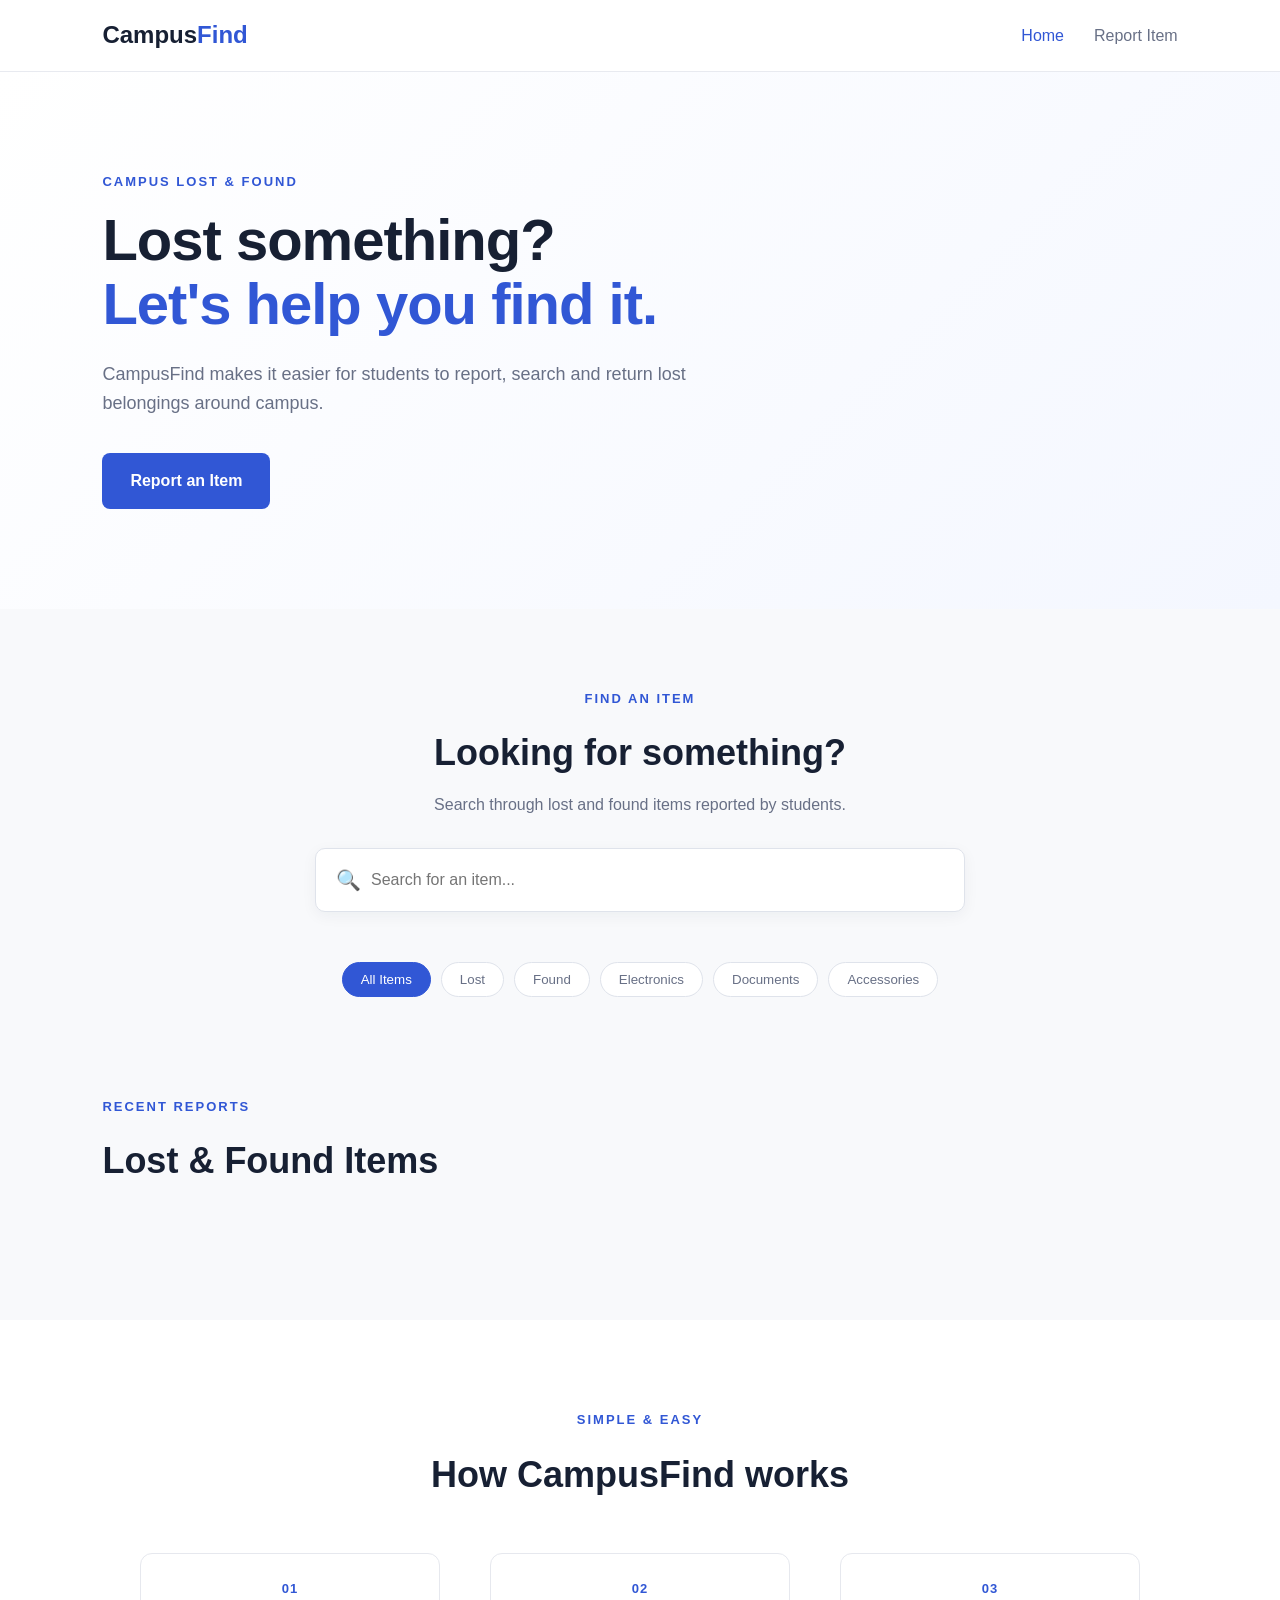
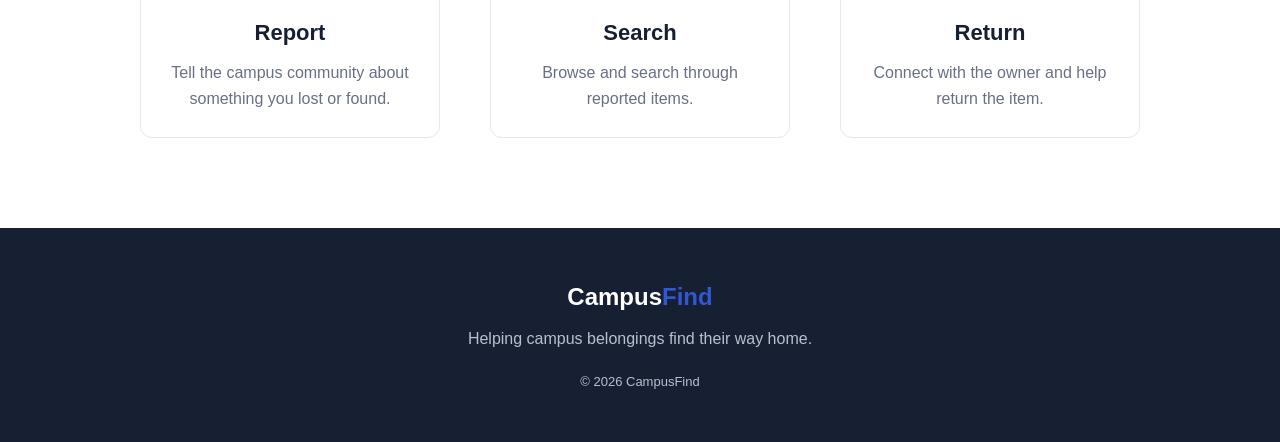
<file: index.html>
<!DOCTYPE html>
<html lang="en">

<head>

    <meta charset="UTF-8">

    <meta name="viewport"
          content="width=device-width, initial-scale=1.0">

    <title>CampusFind | Campus Lost & Found</title>

    <link rel="stylesheet" href="style.css">

</head>


<body>

    <!-- NAVBAR -->

    <header class="navbar">

        <div class="logo">
            Campus<span>Find</span>
        </div>

        <nav>

            <a href="index.html" class="active">
                Home
            </a>

            <a href="report.html">
                Report Item
            </a>

        </nav>

    </header>



    <!-- HERO SECTION -->

    <section class="hero">

        <div class="hero-content">

            <p class="tagline">
                CAMPUS LOST & FOUND
            </p>

            <h1>
                Lost something?<br>
                <span>Let's help you find it.</span>
            </h1>

            <p class="hero-description">
                CampusFind makes it easier for students to report,
                search and return lost belongings around campus.
            </p>

            <a href="report.html" class="primary-button">
                Report an Item
            </a>

        </div>

    </section>



    <!-- SEARCH SECTION -->

    <section class="search-section">

        <p class="section-label">
            FIND AN ITEM
        </p>

        <h2>
            Looking for something?
        </h2>

        <p class="section-description">
            Search through lost and found items reported by students.
        </p>


        <div class="search-box">

            <span class="search-icon">
                🔍
            </span>

            <input
                type="text"
                id="searchInput"
                placeholder="Search for an item..."
                autocomplete="off"
            >

        </div>

    </section>



    <!-- FILTERS -->

    <section class="filters">

        <button
            class="filter active-filter"
            data-filter="all"
            type="button"
        >
            All Items
        </button>

        <button
            class="filter"
            data-filter="lost"
            type="button"
        >
            Lost
        </button>

        <button
            class="filter"
            data-filter="found"
            type="button"
        >
            Found
        </button>

        <button
            class="filter"
            data-filter="electronics"
            type="button"
        >
            Electronics
        </button>

        <button
            class="filter"
            data-filter="documents"
            type="button"
        >
            Documents
        </button>

        <button
            class="filter"
            data-filter="accessories"
            type="button"
        >
            Accessories
        </button>

    </section>



    <!-- ITEMS SECTION -->

    <section class="items-section">

        <div class="items-heading">

            <div>

                <p class="section-label">
                    RECENT REPORTS
                </p>

                <h2>
                    Lost & Found Items
                </h2>

            </div>

        </div>



        <!--
            JavaScript loads the actual reports
            from Google Sheets into this container.
        -->

        <div class="items-grid">

            <!--
                Reports will appear here.
                The sample cards are intentionally removed
                because script.js loads the real reports.
            -->

        </div>

    </section>



    <!-- HOW IT WORKS -->

    <section class="how-section">

        <p class="section-label">
            SIMPLE & EASY
        </p>

        <h2>
            How CampusFind works
        </h2>


        <div class="steps">


            <!-- STEP 1 -->

            <div class="step">

                <div class="step-number">
                    01
                </div>

                <h3>
                    Report
                </h3>

                <p>
                    Tell the campus community about something
                    you lost or found.
                </p>

            </div>



            <!-- STEP 2 -->

            <div class="step">

                <div class="step-number">
                    02
                </div>

                <h3>
                    Search
                </h3>

                <p>
                    Browse and search through reported items.
                </p>

            </div>



            <!-- STEP 3 -->

            <div class="step">

                <div class="step-number">
                    03
                </div>

                <h3>
                    Return
                </h3>

                <p>
                    Connect with the owner and help return
                    the item.
                </p>

            </div>

        </div>

    </section>



    <!-- FOOTER -->

    <footer>

        <div class="logo">
            Campus<span>Find</span>
        </div>

        <p>
            Helping campus belongings find their way home.
        </p>

        <p class="copyright">
            © 2026 CampusFind
        </p>

    </footer>



    <!-- JAVASCRIPT -->

    <script src="script.js"></script>

</body>

</html>
</file>
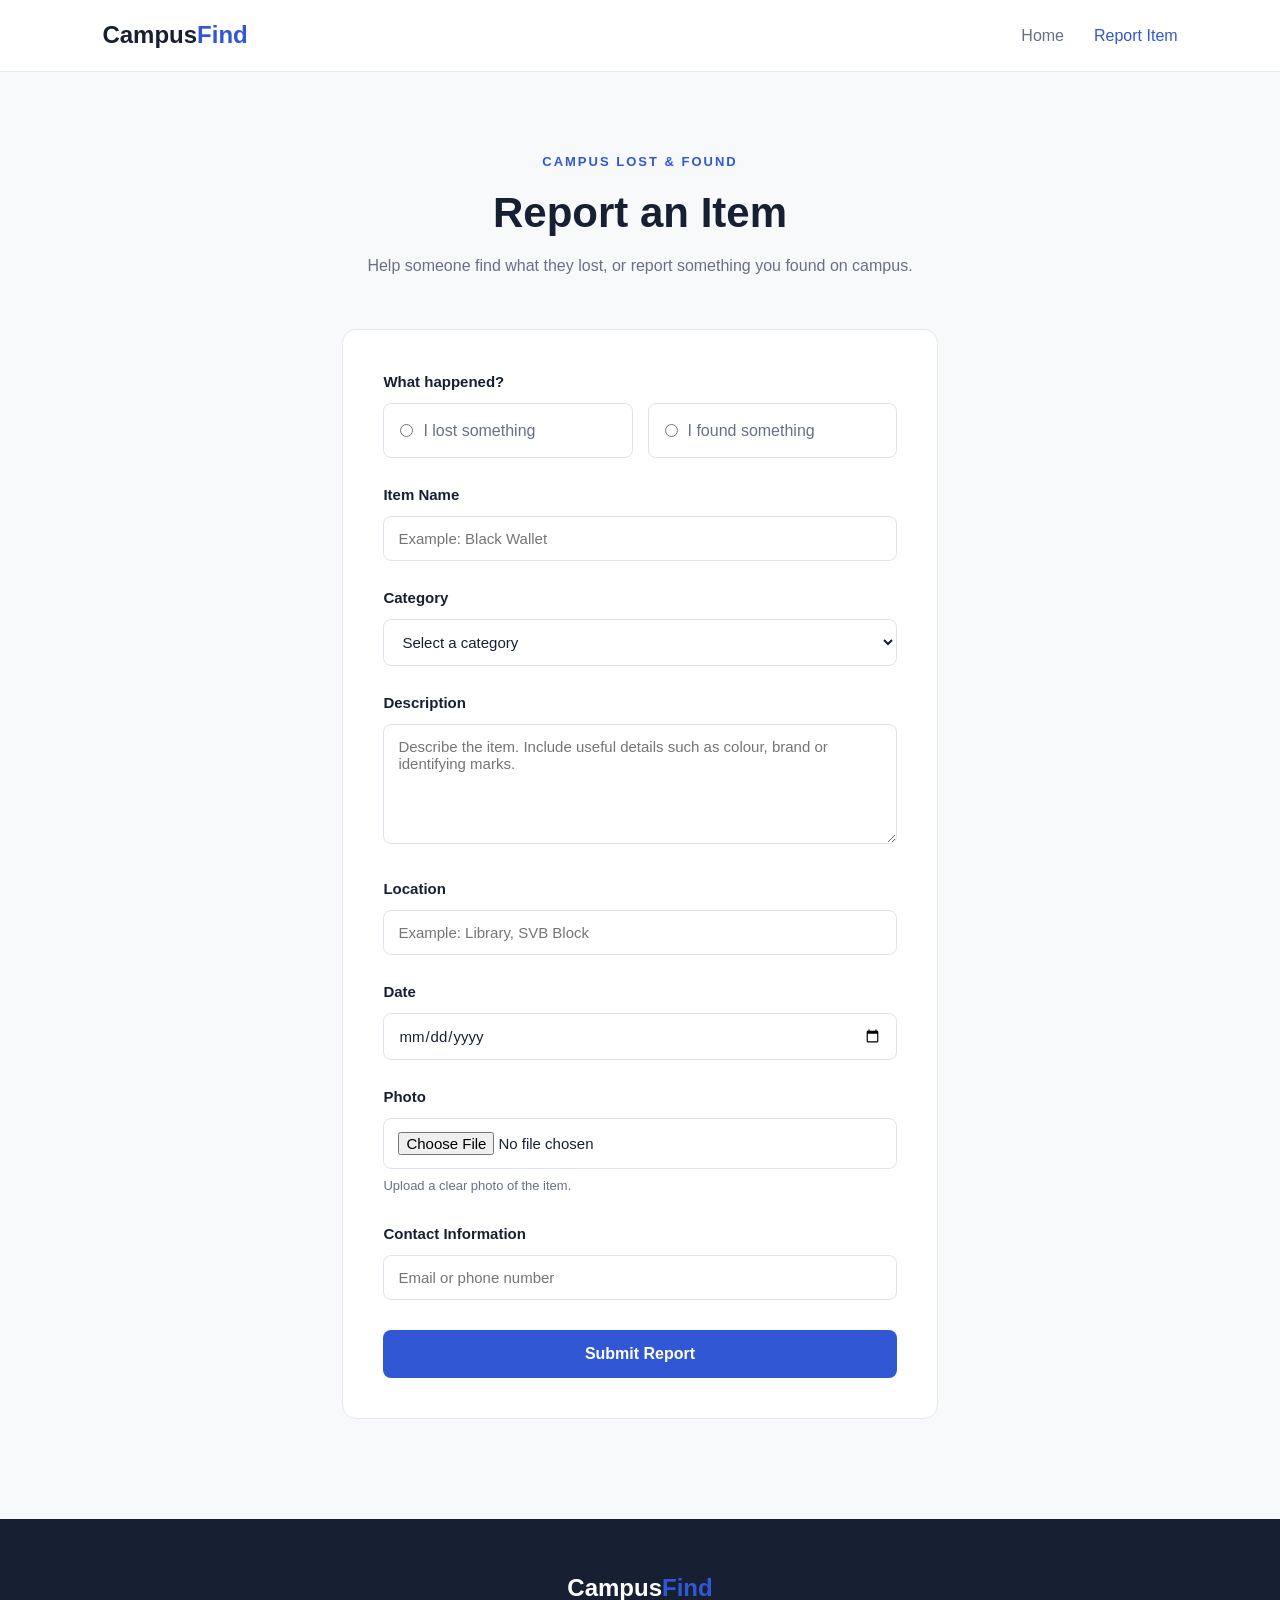
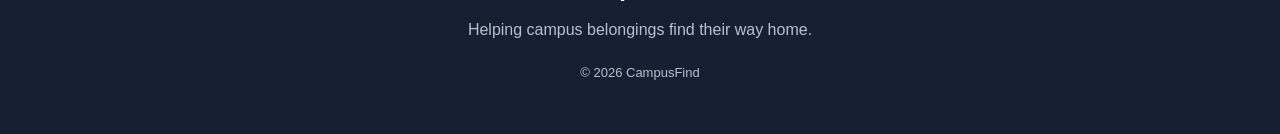
<file: report.html>
<!DOCTYPE html>
<html lang="en">

<head>

    <meta charset="UTF-8">

    <meta name="viewport"
          content="width=device-width, initial-scale=1.0">

    <title>Report an Item | CampusFind</title>

    <link rel="stylesheet" href="style.css">

</head>


<body>

    <!-- NAVBAR -->

    <header class="navbar">

        <div class="logo">
            Campus<span>Find</span>
        </div>

        <nav>

            <a href="index.html">
                Home
            </a>

            <a href="report.html" class="active">
                Report Item
            </a>

        </nav>

    </header>



    <!-- REPORT SECTION -->

    <main class="report-page">

        <div class="report-header">

            <p class="section-label">
                CAMPUS LOST & FOUND
            </p>

            <h1>
                Report an Item
            </h1>

            <p>
                Help someone find what they lost,
                or report something you found on campus.
            </p>

        </div>



        <!-- FORM -->

        <form id="reportForm">


            <!-- LOST / FOUND -->

            <div class="form-group">

                <label>
                    What happened?
                </label>

                <div class="choice-container">

                    <label class="choice">

                        <input
                            type="radio"
                            name="type"
                            value="lost"
                            required
                        >

                        <span>
                            I lost something
                        </span>

                    </label>


                    <label class="choice">

                        <input
                            type="radio"
                            name="type"
                            value="found"
                            required
                        >

                        <span>
                            I found something
                        </span>

                    </label>

                </div>

            </div>



            <!-- ITEM NAME -->

            <div class="form-group">

                <label for="itemName">
                    Item Name
                </label>

                <input
                    type="text"
                    id="itemName"
                    name="itemName"
                    placeholder="Example: Black Wallet"
                    required
                >

            </div>



            <!-- CATEGORY -->

            <div class="form-group">

                <label for="category">
                    Category
                </label>

                <select
                    id="category"
                    name="category"
                    required
                >

                    <option value="">
                        Select a category
                    </option>

                    <option value="Electronics">
                        Electronics
                    </option>

                    <option value="Documents">
                        Documents
                    </option>

                    <option value="Books">
                        Books
                    </option>

                    <option value="Accessories">
                        Accessories
                    </option>

                    <option value="Bags">
                        Bags
                    </option>

                    <option value="Clothing">
                        Clothing
                    </option>

                    <option value="Keys">
                        Keys
                    </option>

                    <option value="Other">
                        Other
                    </option>

                </select>

            </div>



            <!-- DESCRIPTION -->

            <div class="form-group">

                <label for="description">
                    Description
                </label>

                <textarea
                    id="description"
                    name="description"
                    rows="5"
                    placeholder="Describe the item. Include useful details such as colour, brand or identifying marks."
                    required
                ></textarea>

            </div>



            <!-- LOCATION -->

            <div class="form-group">

                <label for="location">
                    Location
                </label>

                <input
                    type="text"
                    id="location"
                    name="location"
                    placeholder="Example: Library, SVB Block"
                    required
                >

            </div>



            <!-- DATE -->

            <div class="form-group">

                <label for="date">
                    Date
                </label>

                <input
                    type="date"
                    id="date"
                    name="date"
                    required
                >

            </div>



            <!-- PHOTO -->

            <div class="form-group">

                <label for="image">
                    Photo
                </label>

                <input
                    type="file"
                    id="image"
                    name="image"
                    accept="image/*"
                >

                <small>
                    Upload a clear photo of the item.
                </small>

            </div>



            <!-- CONTACT -->

            <div class="form-group">

                <label for="contact">
                    Contact Information
                </label>

                <input
                    type="text"
                    id="contact"
                    name="contact"
                    placeholder="Email or phone number"
                    required
                >

            </div>



            <!-- SUBMIT -->

            <button
                type="submit"
                class="primary-button submit-button"
            >
                Submit Report
            </button>


        </form>

    </main>



    <!-- FOOTER -->

    <footer>

        <div class="logo">
            Campus<span>Find</span>
        </div>

        <p>
            Helping campus belongings find their way home.
        </p>

        <p class="copyright">
            © 2026 CampusFind
        </p>

    </footer>


    <script src="script.js"></script>

</body>

</html>
</file>
<file: style.css>
* {
    margin: 0;
    padding: 0;
    box-sizing: border-box;
}

body {
    font-family: Arial, Helvetica, sans-serif;
    background: #f8f9fb;
    color: #172033;
    line-height: 1.6;
}


/* NAVBAR */

.navbar {
    height: 72px;
    padding: 0 8%;
    display: flex;
    align-items: center;
    justify-content: space-between;
    background: white;
    border-bottom: 1px solid #e8eaf0;
}

.logo {
    font-size: 24px;
    font-weight: 700;
    color: #172033;
}

.logo span {
    color: #3157d5;
}

.navbar nav {
    display: flex;
    gap: 30px;
}

.navbar nav a {
    text-decoration: none;
    color: #687086;
    font-weight: 500;
}

.navbar nav a:hover,
.navbar nav a.active {
    color: #3157d5;
}


/* HERO */

.hero {
    background: white;
    padding: 100px 8%;
}

.hero-content {
    max-width: 750px;
}

.tagline,
.section-label {
    color: #3157d5;
    font-size: 13px;
    font-weight: 700;
    letter-spacing: 2px;
    margin-bottom: 15px;
}

.hero h1 {
    font-size: 58px;
    line-height: 1.1;
    margin-bottom: 25px;
}

.hero h1 span {
    color: #3157d5;
}

.hero-description {
    max-width: 600px;
    color: #687086;
    font-size: 18px;
    margin-bottom: 35px;
}


/* BUTTON */

.primary-button {
    background: #3157d5;
    color: white;
    border: none;
    padding: 15px 28px;
    border-radius: 8px;
    font-size: 16px;
    font-weight: 600;
    cursor: pointer;
}

.primary-button:hover {
    background: #2445b7;
}


/* SEARCH */

.search-section {
    text-align: center;
    padding: 80px 8% 30px;
}

.search-section h2,
.items-section h2,
.how-section h2 {
    font-size: 36px;
    margin-bottom: 10px;
}

.section-description {
    color: #687086;
    margin-bottom: 30px;
}

.search-box {
    max-width: 650px;
    margin: 0 auto;
    background: white;
    border: 1px solid #dfe3eb;
    border-radius: 10px;
    padding: 15px 20px;
    display: flex;
    align-items: center;
    gap: 10px;
}

.search-box input {
    border: none;
    outline: none;
    width: 100%;
    font-size: 16px;
}

.search-icon {
    font-size: 20px;
}


/* FILTERS */

.filters {
    display: flex;
    justify-content: center;
    flex-wrap: wrap;
    gap: 10px;
    padding: 20px 8% 60px;
}

.filter {
    background: white;
    border: 1px solid #dfe3eb;
    border-radius: 20px;
    padding: 9px 18px;
    cursor: pointer;
    color: #687086;
}

.filter:hover,
.active-filter {
    background: #3157d5;
    color: white;
    border-color: #3157d5;
}


/* ITEMS */

.items-section {
    padding: 40px 8% 100px;
}

.items-heading {
    margin-bottom: 30px;
}

.items-grid {
    display: grid;
    grid-template-columns: repeat(3, 1fr);
    gap: 25px;
}

.item-card {
    background: white;
    border: 1px solid #e6e8ee;
    border-radius: 14px;
    overflow: hidden;
    transition: transform 0.2s ease;
}

.item-card:hover {
    transform: translateY(-4px);
}

.item-image {
    height: 180px;
    background: #eef1f8;
    display: flex;
    align-items: center;
    justify-content: center;
    font-size: 65px;
}

.item-content {
    padding: 22px;
}

.status {
    display: inline-block;
    font-size: 11px;
    font-weight: 700;
    padding: 5px 9px;
    border-radius: 5px;
    margin-bottom: 10px;
}

.status.lost {
    background: #fff0f0;
    color: #d64545;
}

.status.found {
    background: #edf9f1;
    color: #27804b;
}

.item-content h3 {
    font-size: 20px;
    margin-bottom: 10px;
}

.item-content p {
    color: #687086;
    font-size: 14px;
    margin-bottom: 4px;
}

.details-button {
    margin-top: 18px;
    width: 100%;
    padding: 11px;
    background: white;
    border: 1px solid #3157d5;
    color: #3157d5;
    border-radius: 7px;
    cursor: pointer;
    font-weight: 600;
}

.details-button:hover {
    background: #3157d5;
    color: white;
}


/* HOW IT WORKS */

.how-section {
    background: white;
    text-align: center;
    padding: 90px 8%;
}

.steps {
    max-width: 1000px;
    margin: 50px auto 0;
    display: grid;
    grid-template-columns: repeat(3, 1fr);
    gap: 50px;
}

.step-number {
    font-size: 15px;
    color: #3157d5;
    font-weight: 700;
    margin-bottom: 15px;
}

.step h3 {
    font-size: 22px;
    margin-bottom: 10px;
}

.step p {
    color: #687086;
}


/* ========================= */
/* REPORT PAGE */
/* ========================= */

.report-page {
    max-width: 800px;
    margin: 0 auto;
    padding: 80px 8% 100px;
}

.report-header {
    text-align: center;
    margin-bottom: 50px;
}

.report-header h1 {
    font-size: 42px;
    line-height: 1.2;
    margin-bottom: 15px;
}

.report-header p:last-child {
    color: #687086;
    font-size: 16px;
}


/* FORM */

#reportForm {
    background: white;
    border: 1px solid #e6e8ee;
    border-radius: 14px;
    padding: 40px;
}

.form-group {
    margin-bottom: 25px;
}

.form-group > label {
    display: block;
    font-size: 15px;
    font-weight: 600;
    margin-bottom: 9px;
    color: #172033;
}


/* INPUTS */

.form-group input[type="text"],
.form-group input[type="date"],
.form-group input[type="file"],
.form-group select,
.form-group textarea {
    width: 100%;
    padding: 13px 14px;
    border: 1px solid #dfe3eb;
    border-radius: 8px;
    background: white;
    color: #172033;
    font-family: Arial, Helvetica, sans-serif;
    font-size: 15px;
}

.form-group textarea {
    resize: vertical;
    min-height: 120px;
}

.form-group input:focus,
.form-group select:focus,
.form-group textarea:focus {
    outline: none;
    border-color: #3157d5;
}


/* LOST / FOUND CHOICES */

.choice-container {
    display: flex;
    gap: 15px;
}

.choice {
    flex: 1;
    border: 1px solid #dfe3eb;
    border-radius: 8px;
    padding: 14px 16px;
    cursor: pointer;
    display: flex;
    align-items: center;
    gap: 10px;
    color: #687086;
    font-weight: 500;
}

.choice:hover {
    border-color: #3157d5;
}

.choice input {
    accent-color: #3157d5;
}


/* FILE INPUT */

.form-group small {
    display: block;
    margin-top: 7px;
    color: #687086;
    font-size: 13px;
}


/* SUBMIT BUTTON */

.submit-button {
    width: 100%;
    margin-top: 5px;
}


/* FOOTER */

footer {
    background: #172033;
    color: white;
    text-align: center;
    padding: 50px 8%;
}

footer .logo {
    color: white;
    margin-bottom: 10px;
}

footer p {
    color: #b9bfce;
}

.copyright {
    margin-top: 20px;
    font-size: 13px;
}


/* MOBILE */

@media (max-width: 800px) {

    .navbar {
        padding: 0 5%;
    }

    .hero {
        padding: 70px 5%;
    }

    .hero h1 {
        font-size: 42px;
    }

    .items-section {
        padding-left: 5%;
        padding-right: 5%;
    }

    .items-grid {
        grid-template-columns: 1fr;
    }

    .steps {
        grid-template-columns: 1fr;
    }

    .report-page {
        padding: 60px 5% 80px;
    }

    #reportForm {
        padding: 25px;
    }

    .report-header h1 {
        font-size: 34px;
    }

    .choice-container {
        flex-direction: column;
        gap: 10px;
    }
}/* ==========================================
   CAMPUSFIND HOMEPAGE POLISH
   ========================================== */

.hero {
    background: linear-gradient(
        135deg,
        #ffffff 0%,
        #f4f7ff 100%
    );
}

.hero-content {
    max-width: 800px;
}

.hero h1 {
    letter-spacing: -1px;
}

.primary-button {
    display: inline-block;
    text-decoration: none;
    transition: 0.2s ease;
}

.primary-button:hover {
    transform: translateY(-2px);
}


/* SEARCH */

.search-section {
    background: #f8f9fb;
}

.search-box {
    box-shadow: 0 4px 15px rgba(23, 32, 51, 0.05);
    transition: 0.2s ease;
}

.search-box:focus-within {
    border-color: #3157d5;
    box-shadow: 0 0 0 3px rgba(49, 87, 213, 0.08);
}


/* FILTERS */

.filter {
    transition: 0.2s ease;
}

.filter:hover {
    transform: translateY(-1px);
}


/* ITEM CARDS */

.item-card {
    box-shadow: 0 3px 12px rgba(23, 32, 51, 0.04);
    transition:
        transform 0.2s ease,
        box-shadow 0.2s ease;
}

.item-card:hover {
    transform: translateY(-5px);
    box-shadow: 0 10px 25px rgba(23, 32, 51, 0.09);
}

.item-image {
    overflow: hidden;
}

.item-image img {
    transition: transform 0.3s ease;
}

.item-card:hover .item-image img {
    transform: scale(1.04);
}

.item-content h3 {
    color: #172033;
}


/* DETAILS BUTTON */

.details-button {
    transition: 0.2s ease;
}

.details-button:hover {
    transform: translateY(-1px);
}


/* HOW IT WORKS */

.step {
    padding: 25px;
    border: 1px solid #e6e8ee;
    border-radius: 12px;
    background: #ffffff;
}

.step-number {
    font-size: 13px;
    letter-spacing: 1px;
}


/* RESPONSIVE HOMEPAGE */

@media (max-width: 800px) {

    .hero h1 {
        letter-spacing: -0.5px;
    }

    .step {
        padding: 22px;
    }

}
</file>
